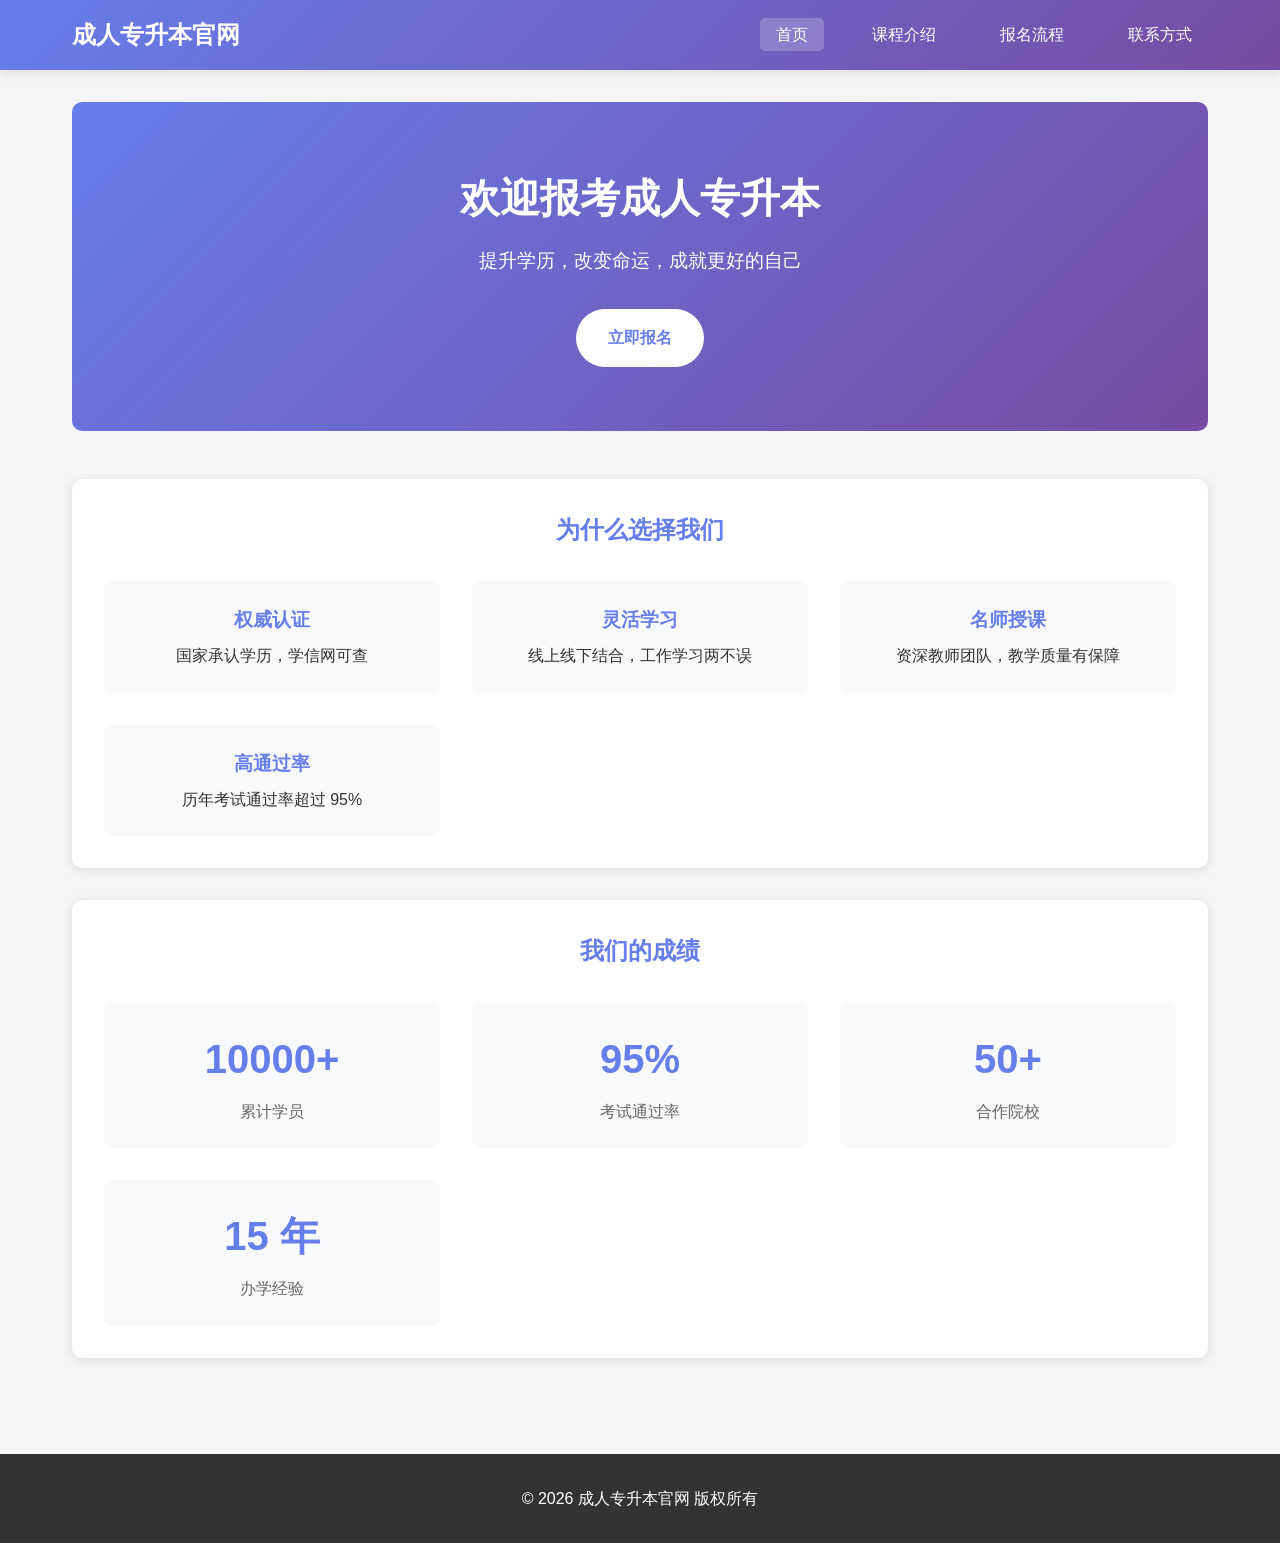
<file: index.html>
<!DOCTYPE html>
<html lang="zh-CN">
<head>
    <meta charset="UTF-8">
    <meta name="viewport" content="width=device-width, initial-scale=1.0">
    <title>成人专升本官网 - 提升学历，成就未来</title>
    <link rel="stylesheet" href="styles.css">
</head>
<body>
    <header>
        <nav>
            <div class="logo">成人专升本官网</div>
            <ul class="nav-links">
                <li><a href="index.html" class="active">首页</a></li>
                <li><a href="courses.html">课程介绍</a></li>
                <li><a href="registration.html">报名流程</a></li>
                <li><a href="contact.html">联系方式</a></li>
            </ul>
        </nav>
    </header>

    <main>
        <section class="hero">
            <h1>欢迎报考成人专升本</h1>
            <p>提升学历，改变命运，成就更好的自己</p>
            <a href="registration.html" class="cta-button">立即报名</a>
        </section>

        <section class="features">
            <h2>为什么选择我们</h2>
            <div class="feature-grid">
                <div class="feature-card">
                    <h3>权威认证</h3>
                    <p>国家承认学历，学信网可查</p>
                </div>
                <div class="feature-card">
                    <h3>灵活学习</h3>
                    <p>线上线下结合，工作学习两不误</p>
                </div>
                <div class="feature-card">
                    <h3>名师授课</h3>
                    <p>资深教师团队，教学质量有保障</p>
                </div>
                <div class="feature-card">
                    <h3>高通过率</h3>
                    <p>历年考试通过率超过 95%</p>
                </div>
            </div>
        </section>

        <section class="stats">
            <h2>我们的成绩</h2>
            <div class="stats-grid">
                <div class="stat-item">
                    <span class="stat-number">10000+</span>
                    <span class="stat-label">累计学员</span>
                </div>
                <div class="stat-item">
                    <span class="stat-number">95%</span>
                    <span class="stat-label">考试通过率</span>
                </div>
                <div class="stat-item">
                    <span class="stat-number">50+</span>
                    <span class="stat-label">合作院校</span>
                </div>
                <div class="stat-item">
                    <span class="stat-number">15 年</span>
                    <span class="stat-label">办学经验</span>
                </div>
            </div>
        </section>
    </main>

    <footer>
        <p>&copy; 2026 成人专升本官网 版权所有</p>
    </footer>
</body>
</html>
</file>
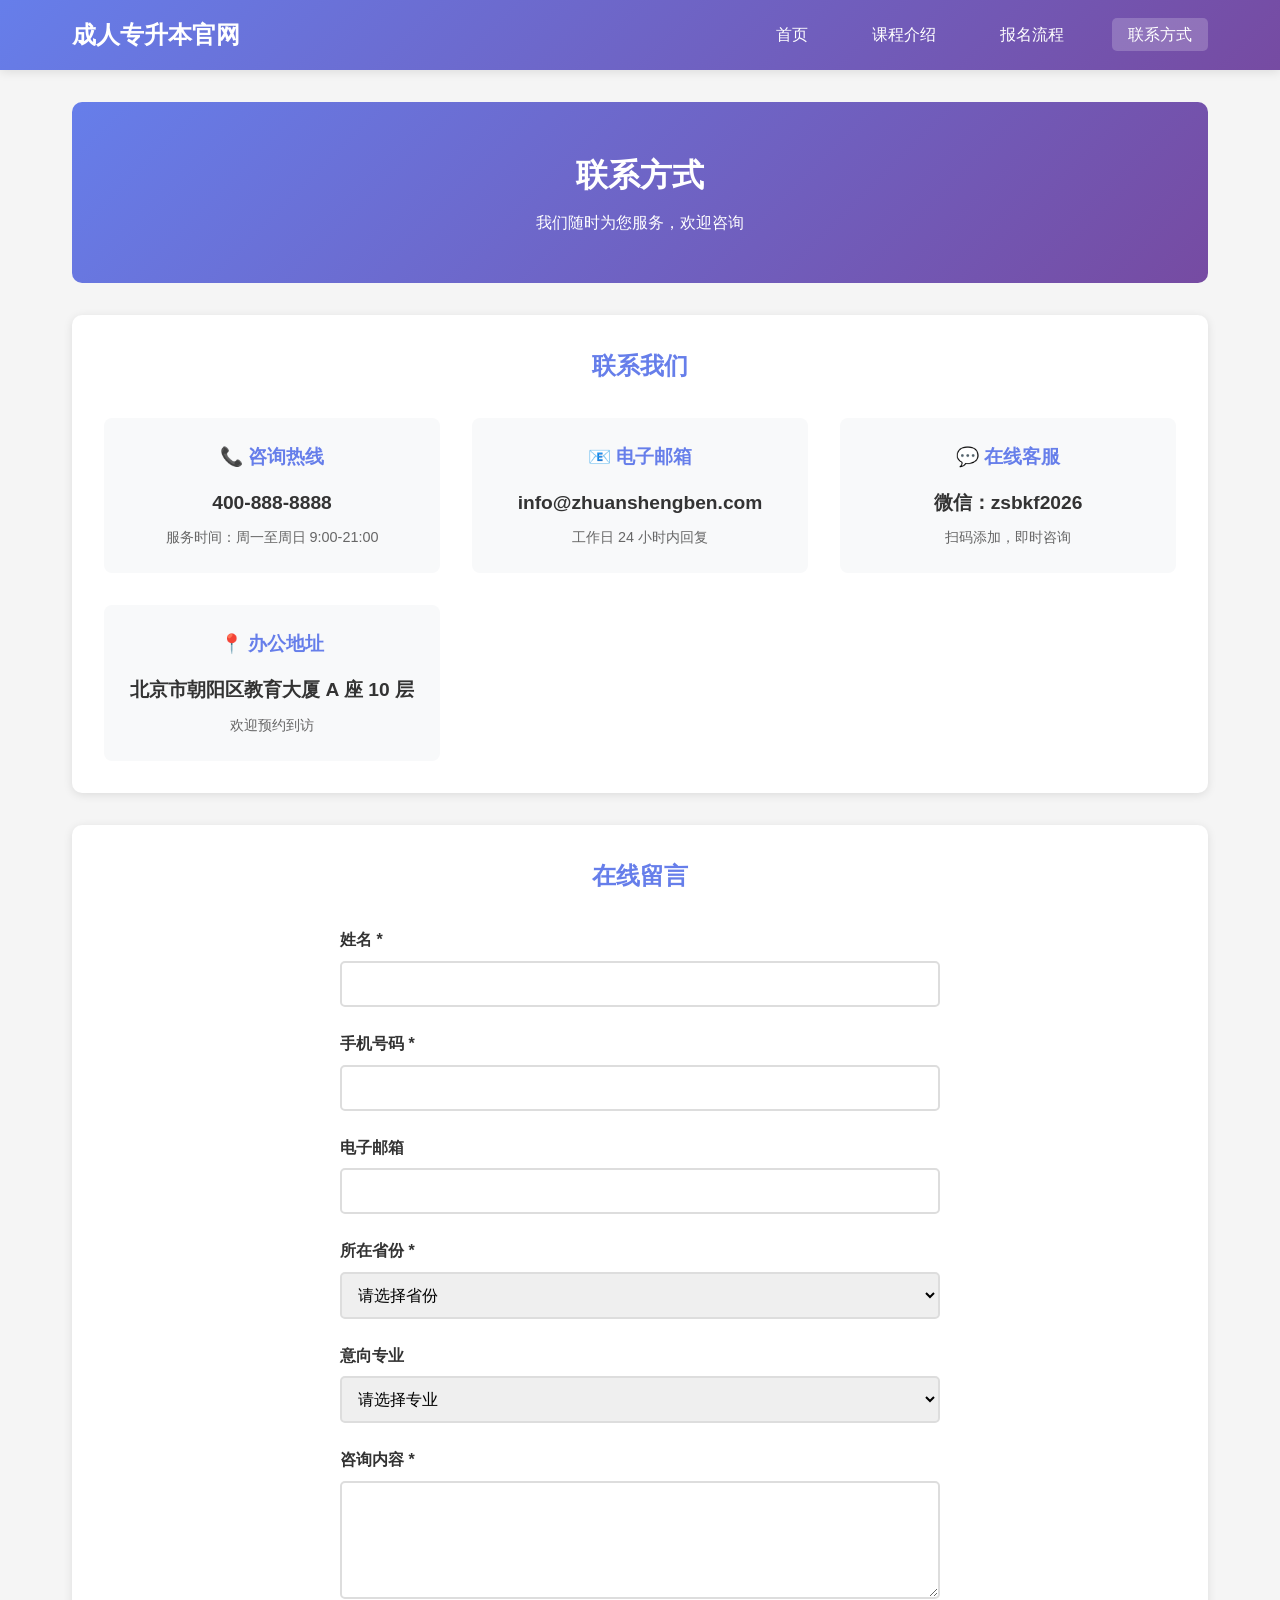
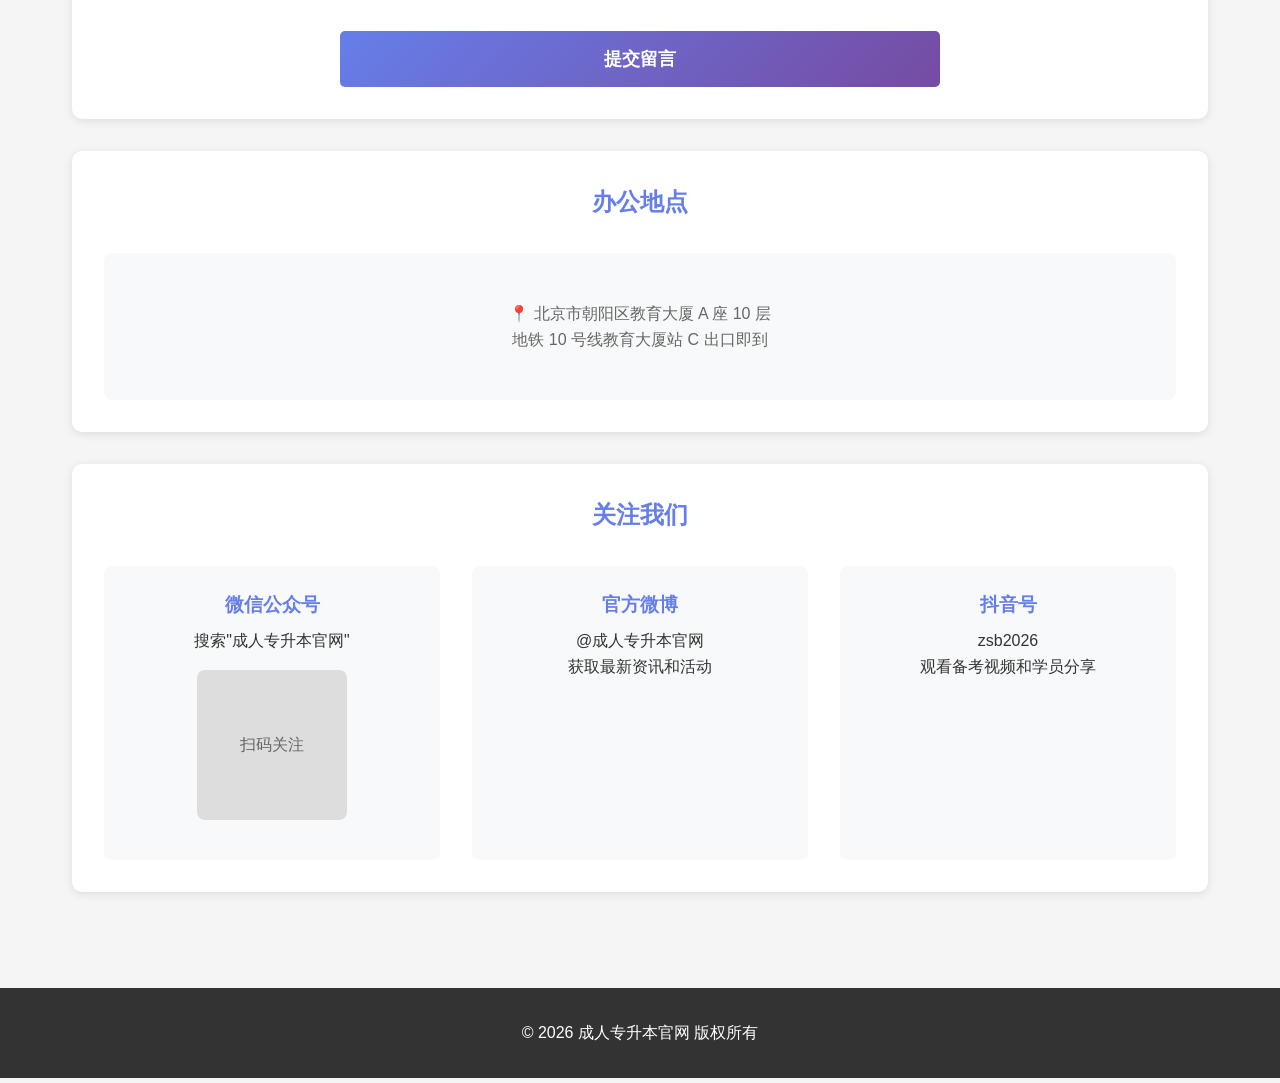
<file: contact.html>
<!DOCTYPE html>
<html lang="zh-CN">
<head>
    <meta charset="UTF-8">
    <meta name="viewport" content="width=device-width, initial-scale=1.0">
    <title>联系方式 - 成人专升本官网</title>
    <link rel="stylesheet" href="styles.css">
</head>
<body>
    <header>
        <nav>
            <div class="logo">成人专升本官网</div>
            <ul class="nav-links">
                <li><a href="index.html">首页</a></li>
                <li><a href="courses.html">课程介绍</a></li>
                <li><a href="registration.html">报名流程</a></li>
                <li><a href="contact.html" class="active">联系方式</a></li>
            </ul>
        </nav>
    </header>

    <main>
        <section class="page-header">
            <h1>联系方式</h1>
            <p>我们随时为您服务，欢迎咨询</p>
        </section>

        <section class="contact-info">
            <h2>联系我们</h2>
            <div class="contact-grid">
                <div class="contact-card">
                    <h3>📞 咨询热线</h3>
                    <p class="contact-detail">400-888-8888</p>
                    <p class="contact-hours">服务时间：周一至周日 9:00-21:00</p>
                </div>

                <div class="contact-card">
                    <h3>📧 电子邮箱</h3>
                    <p class="contact-detail">info@zhuanshengben.com</p>
                    <p class="contact-hours">工作日 24 小时内回复</p>
                </div>

                <div class="contact-card">
                    <h3>💬 在线客服</h3>
                    <p class="contact-detail">微信：zsbkf2026</p>
                    <p class="contact-hours">扫码添加，即时咨询</p>
                </div>

                <div class="contact-card">
                    <h3>📍 办公地址</h3>
                    <p class="contact-detail">北京市朝阳区教育大厦 A 座 10 层</p>
                    <p class="contact-hours">欢迎预约到访</p>
                </div>
            </div>
        </section>

        <section class="contact-form-section">
            <h2>在线留言</h2>
            <form class="contact-form" id="contactForm">
                <div class="form-group">
                    <label for="name">姓名 *</label>
                    <input type="text" id="name" name="name" required>
                </div>

                <div class="form-group">
                    <label for="phone">手机号码 *</label>
                    <input type="tel" id="phone" name="phone" required pattern="[0-9]{11}">
                </div>

                <div class="form-group">
                    <label for="email">电子邮箱</label>
                    <input type="email" id="email" name="email">
                </div>

                <div class="form-group">
                    <label for="province">所在省份 *</label>
                    <select id="province" name="province" required>
                        <option value="">请选择省份</option>
                        <option value="beijing">北京市</option>
                        <option value="shanghai">上海市</option>
                        <option value="guangdong">广东省</option>
                        <option value="jiangsu">江苏省</option>
                        <option value="zhejiang">浙江省</option>
                        <option value="shandong">山东省</option>
                        <option value="sichuan">四川省</option>
                        <option value="hubei">湖北省</option>
                        <option value="hunan">湖南省</option>
                        <option value="other">其他</option>
                    </select>
                </div>

                <div class="form-group">
                    <label for="major">意向专业</label>
                    <select id="major" name="major">
                        <option value="">请选择专业</option>
                        <option value="business">工商管理</option>
                        <option value="accounting">会计学</option>
                        <option value="computer">计算机科学与技术</option>
                        <option value="chinese">汉语言文学</option>
                        <option value="law">法学</option>
                        <option value="education">教育学</option>
                        <option value="other">其他</option>
                    </select>
                </div>

                <div class="form-group">
                    <label for="message">咨询内容 *</label>
                    <textarea id="message" name="message" rows="5" required></textarea>
                </div>

                <button type="submit" class="submit-button">提交留言</button>
            </form>
        </section>

        <section class="map-section">
            <h2>办公地点</h2>
            <div class="map-placeholder">
                <p>📍 北京市朝阳区教育大厦 A 座 10 层</p>
                <p>地铁 10 号线教育大厦站 C 出口即到</p>
            </div>
        </section>

        <section class="social-media">
            <h2>关注我们</h2>
            <div class="social-links">
                <div class="social-item">
                    <h3>微信公众号</h3>
                    <p>搜索"成人专升本官网"</p>
                    <div class="qr-placeholder">扫码关注</div>
                </div>
                <div class="social-item">
                    <h3>官方微博</h3>
                    <p>@成人专升本官网</p>
                    <p>获取最新资讯和活动</p>
                </div>
                <div class="social-item">
                    <h3>抖音号</h3>
                    <p>zsb2026</p>
                    <p>观看备考视频和学员分享</p>
                </div>
            </div>
        </section>
    </main>

    <footer>
        <p>&copy; 2026 成人专升本官网 版权所有</p>
    </footer>

    <script>
        document.getElementById('contactForm').addEventListener('submit', function(e) {
            e.preventDefault();
            alert('感谢您的留言！我们的招生老师会在 1 个工作日内与您联系。');
            this.reset();
        });
    </script>
</body>
</html>
</file>
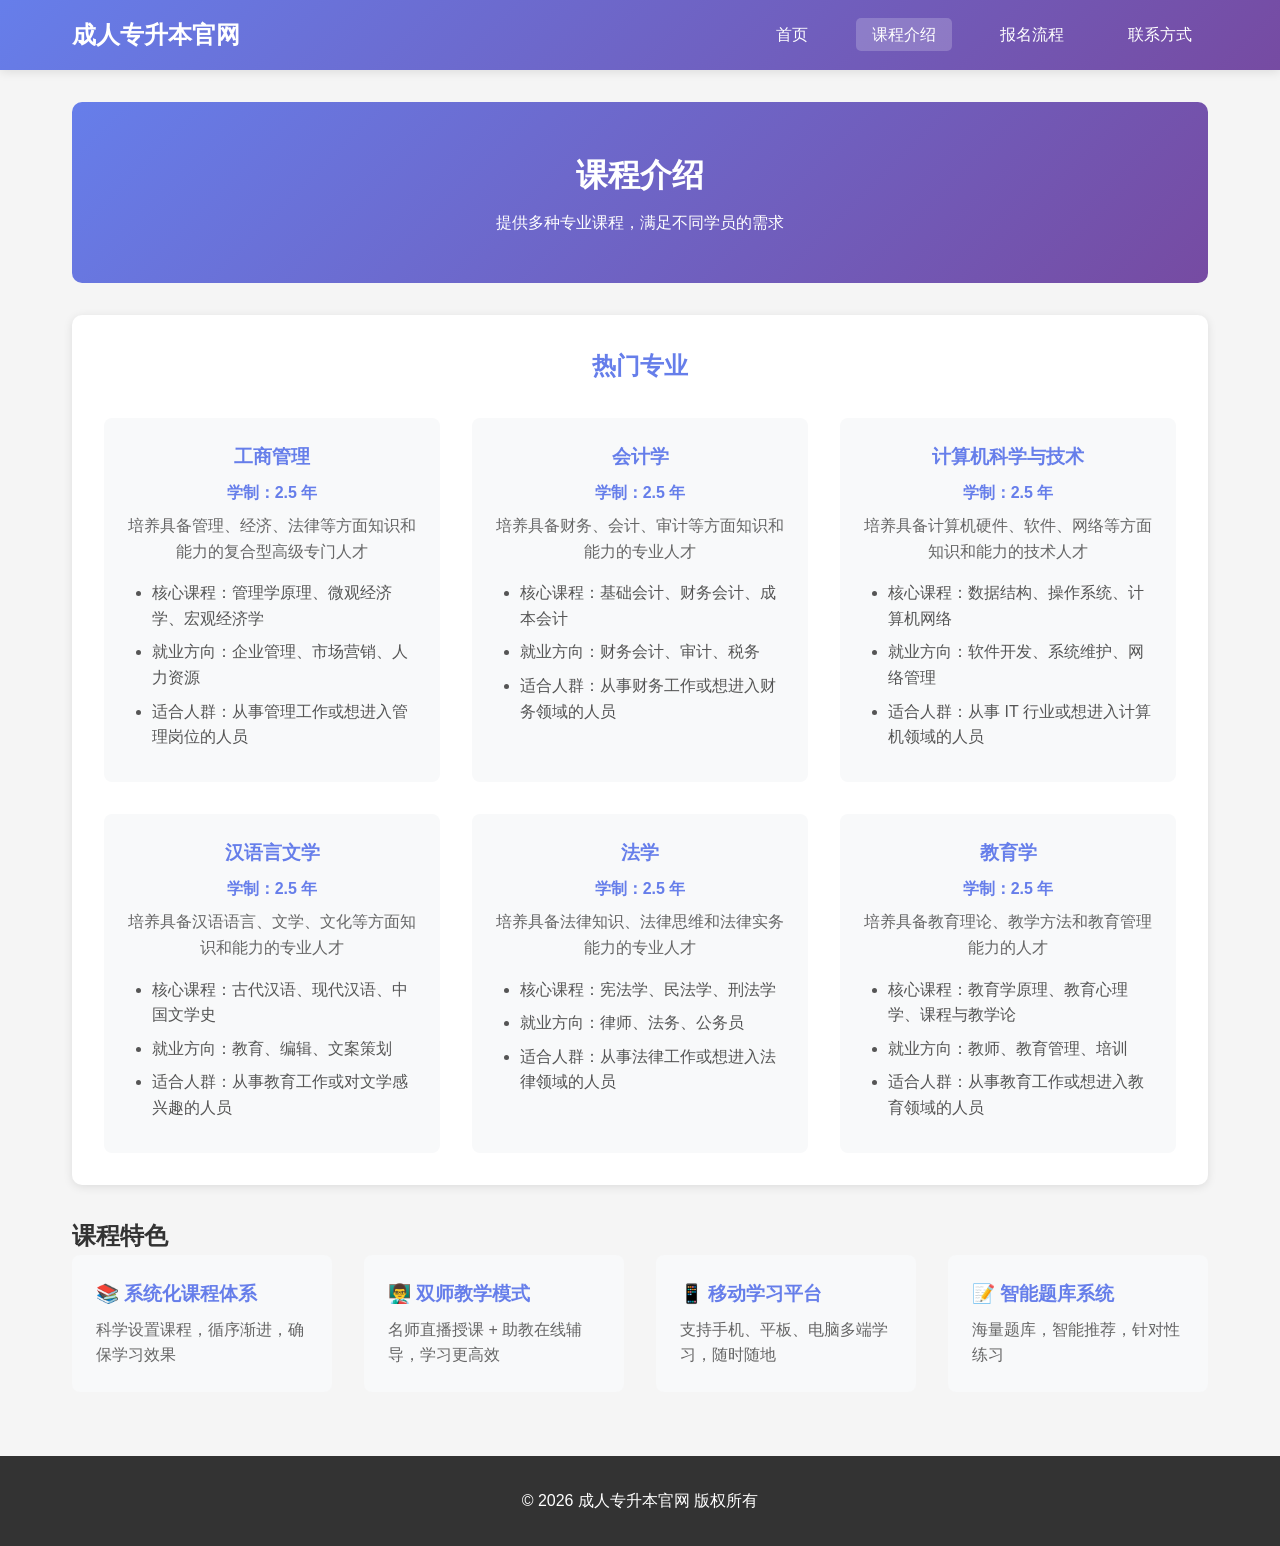
<file: courses.html>
<!DOCTYPE html>
<html lang="zh-CN">
<head>
    <meta charset="UTF-8">
    <meta name="viewport" content="width=device-width, initial-scale=1.0">
    <title>课程介绍 - 成人专升本官网</title>
    <link rel="stylesheet" href="styles.css">
</head>
<body>
    <header>
        <nav>
            <div class="logo">成人专升本官网</div>
            <ul class="nav-links">
                <li><a href="index.html">首页</a></li>
                <li><a href="courses.html" class="active">课程介绍</a></li>
                <li><a href="registration.html">报名流程</a></li>
                <li><a href="contact.html">联系方式</a></li>
            </ul>
        </nav>
    </header>

    <main>
        <section class="page-header">
            <h1>课程介绍</h1>
            <p>提供多种专业课程，满足不同学员的需求</p>
        </section>

        <section class="courses">
            <h2>热门专业</h2>
            <div class="course-grid">
                <div class="course-card">
                    <h3>工商管理</h3>
                    <p class="course-duration">学制：2.5 年</p>
                    <p class="course-desc">培养具备管理、经济、法律等方面知识和能力的复合型高级专门人才</p>
                    <ul class="course-details">
                        <li>核心课程：管理学原理、微观经济学、宏观经济学</li>
                        <li>就业方向：企业管理、市场营销、人力资源</li>
                        <li>适合人群：从事管理工作或想进入管理岗位的人员</li>
                    </ul>
                </div>

                <div class="course-card">
                    <h3>会计学</h3>
                    <p class="course-duration">学制：2.5 年</p>
                    <p class="course-desc">培养具备财务、会计、审计等方面知识和能力的专业人才</p>
                    <ul class="course-details">
                        <li>核心课程：基础会计、财务会计、成本会计</li>
                        <li>就业方向：财务会计、审计、税务</li>
                        <li>适合人群：从事财务工作或想进入财务领域的人员</li>
                    </ul>
                </div>

                <div class="course-card">
                    <h3>计算机科学与技术</h3>
                    <p class="course-duration">学制：2.5 年</p>
                    <p class="course-desc">培养具备计算机硬件、软件、网络等方面知识和能力的技术人才</p>
                    <ul class="course-details">
                        <li>核心课程：数据结构、操作系统、计算机网络</li>
                        <li>就业方向：软件开发、系统维护、网络管理</li>
                        <li>适合人群：从事 IT 行业或想进入计算机领域的人员</li>
                    </ul>
                </div>

                <div class="course-card">
                    <h3>汉语言文学</h3>
                    <p class="course-duration">学制：2.5 年</p>
                    <p class="course-desc">培养具备汉语语言、文学、文化等方面知识和能力的专业人才</p>
                    <ul class="course-details">
                        <li>核心课程：古代汉语、现代汉语、中国文学史</li>
                        <li>就业方向：教育、编辑、文案策划</li>
                        <li>适合人群：从事教育工作或对文学感兴趣的人员</li>
                    </ul>
                </div>

                <div class="course-card">
                    <h3>法学</h3>
                    <p class="course-duration">学制：2.5 年</p>
                    <p class="course-desc">培养具备法律知识、法律思维和法律实务能力的专业人才</p>
                    <ul class="course-details">
                        <li>核心课程：宪法学、民法学、刑法学</li>
                        <li>就业方向：律师、法务、公务员</li>
                        <li>适合人群：从事法律工作或想进入法律领域的人员</li>
                    </ul>
                </div>

                <div class="course-card">
                    <h3>教育学</h3>
                    <p class="course-duration">学制：2.5 年</p>
                    <p class="course-desc">培养具备教育理论、教学方法和教育管理能力的人才</p>
                    <ul class="course-details">
                        <li>核心课程：教育学原理、教育心理学、课程与教学论</li>
                        <li>就业方向：教师、教育管理、培训</li>
                        <li>适合人群：从事教育工作或想进入教育领域的人员</li>
                    </ul>
                </div>
            </div>
        </section>

        <section class="course-features">
            <h2>课程特色</h2>
            <div class="feature-list">
                <div class="feature-item">
                    <h3>📚 系统化课程体系</h3>
                    <p>科学设置课程，循序渐进，确保学习效果</p>
                </div>
                <div class="feature-item">
                    <h3>👨‍🏫 双师教学模式</h3>
                    <p>名师直播授课 + 助教在线辅导，学习更高效</p>
                </div>
                <div class="feature-item">
                    <h3>📱 移动学习平台</h3>
                    <p>支持手机、平板、电脑多端学习，随时随地</p>
                </div>
                <div class="feature-item">
                    <h3>📝 智能题库系统</h3>
                    <p>海量题库，智能推荐，针对性练习</p>
                </div>
            </div>
        </section>
    </main>

    <footer>
        <p>&copy; 2026 成人专升本官网 版权所有</p>
    </footer>
</body>
</html>
</file>
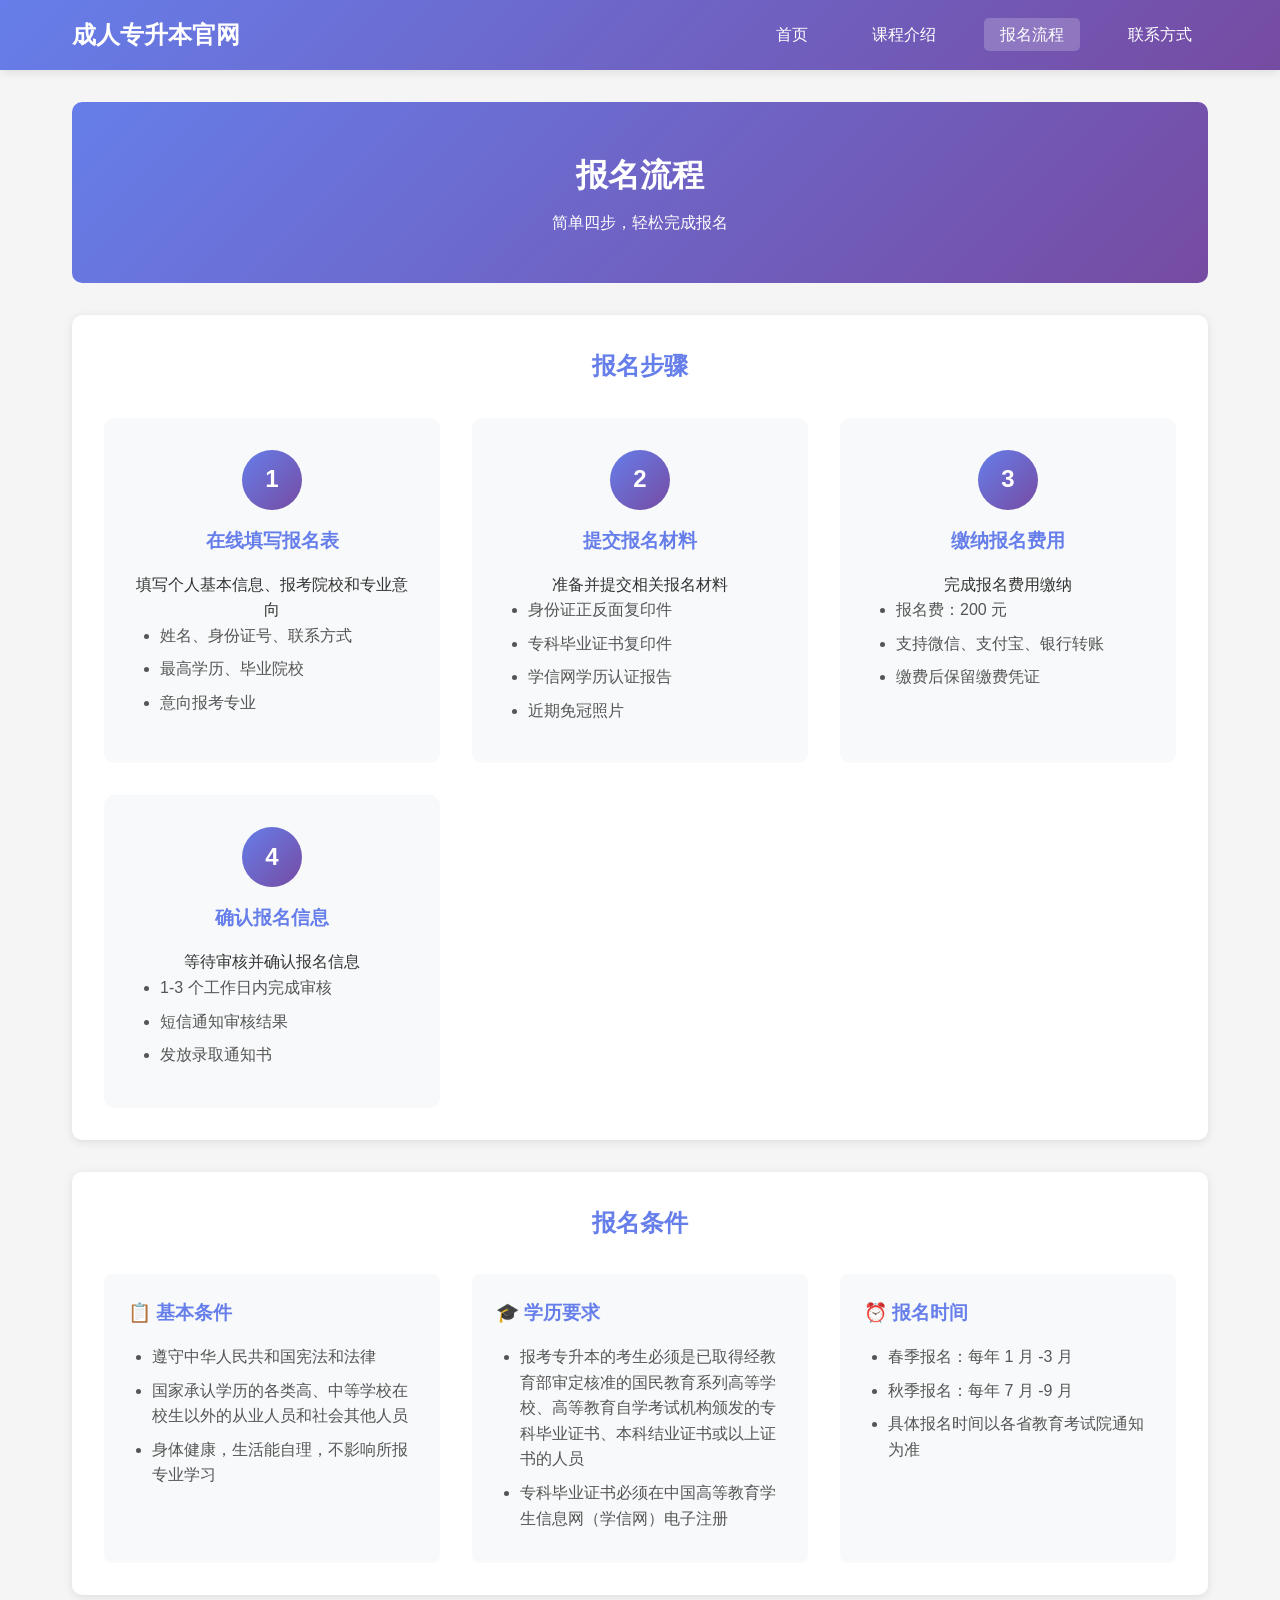
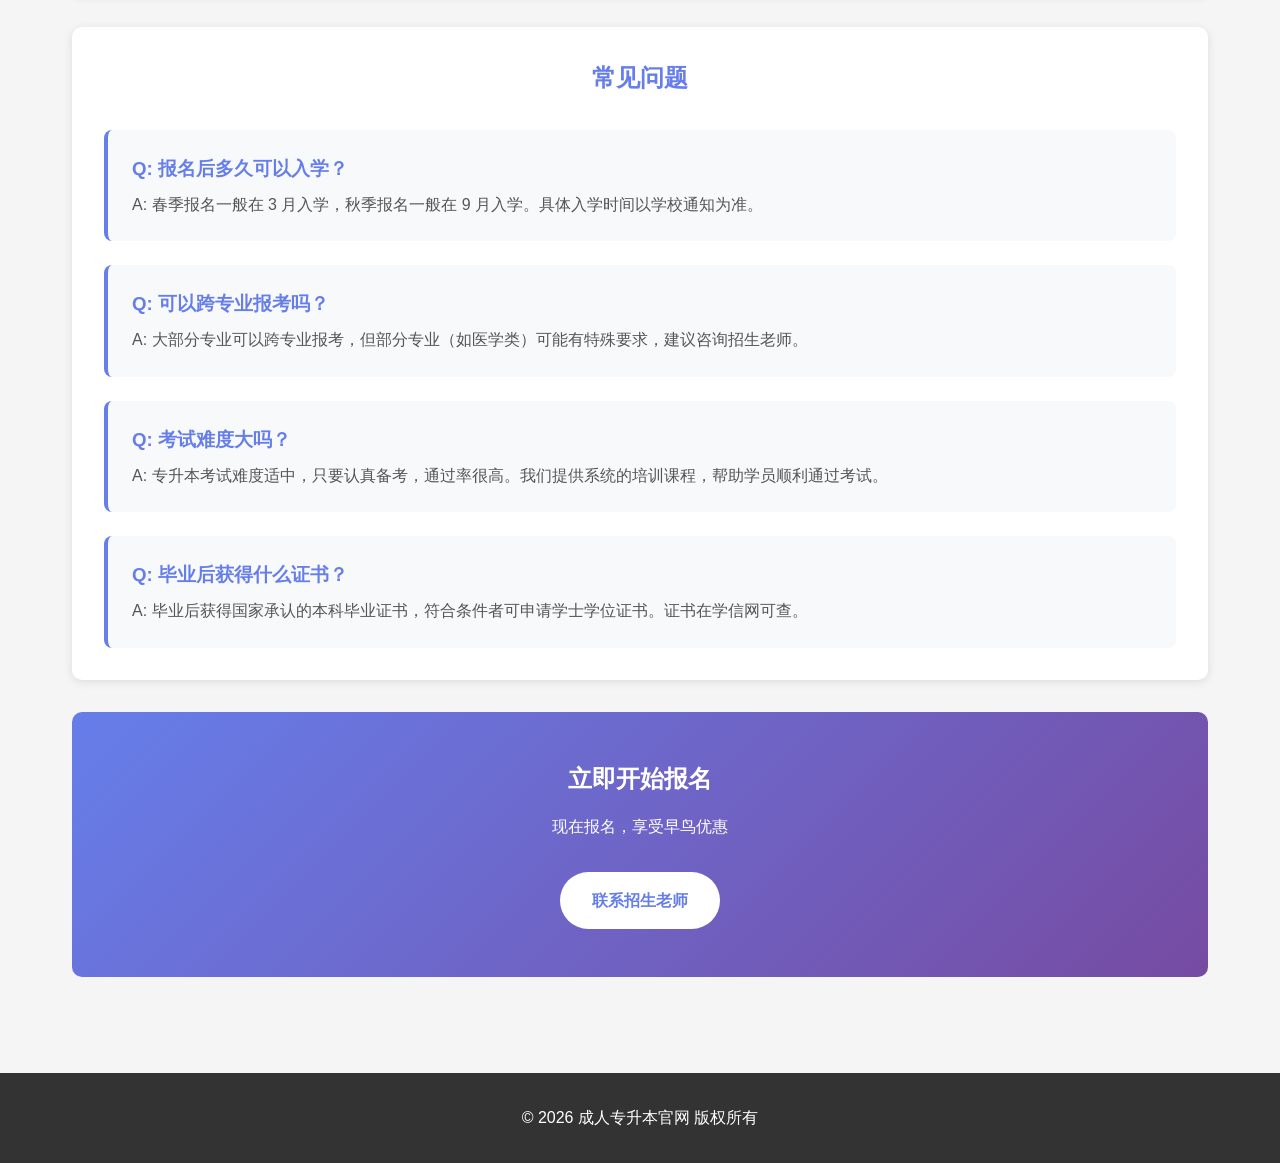
<file: registration.html>
<!DOCTYPE html>
<html lang="zh-CN">
<head>
    <meta charset="UTF-8">
    <meta name="viewport" content="width=device-width, initial-scale=1.0">
    <title>报名流程 - 成人专升本官网</title>
    <link rel="stylesheet" href="styles.css">
</head>
<body>
    <header>
        <nav>
            <div class="logo">成人专升本官网</div>
            <ul class="nav-links">
                <li><a href="index.html">首页</a></li>
                <li><a href="courses.html">课程介绍</a></li>
                <li><a href="registration.html" class="active">报名流程</a></li>
                <li><a href="contact.html">联系方式</a></li>
            </ul>
        </nav>
    </header>

    <main>
        <section class="page-header">
            <h1>报名流程</h1>
            <p>简单四步，轻松完成报名</p>
        </section>

        <section class="registration-steps">
            <h2>报名步骤</h2>
            <div class="steps-container">
                <div class="step">
                    <div class="step-number">1</div>
                    <h3>在线填写报名表</h3>
                    <p>填写个人基本信息、报考院校和专业意向</p>
                    <ul>
                        <li>姓名、身份证号、联系方式</li>
                        <li>最高学历、毕业院校</li>
                        <li>意向报考专业</li>
                    </ul>
                </div>

                <div class="step">
                    <div class="step-number">2</div>
                    <h3>提交报名材料</h3>
                    <p>准备并提交相关报名材料</p>
                    <ul>
                        <li>身份证正反面复印件</li>
                        <li>专科毕业证书复印件</li>
                        <li>学信网学历认证报告</li>
                        <li>近期免冠照片</li>
                    </ul>
                </div>

                <div class="step">
                    <div class="step-number">3</div>
                    <h3>缴纳报名费用</h3>
                    <p>完成报名费用缴纳</p>
                    <ul>
                        <li>报名费：200 元</li>
                        <li>支持微信、支付宝、银行转账</li>
                        <li>缴费后保留缴费凭证</li>
                    </ul>
                </div>

                <div class="step">
                    <div class="step-number">4</div>
                    <h3>确认报名信息</h3>
                    <p>等待审核并确认报名信息</p>
                    <ul>
                        <li>1-3 个工作日内完成审核</li>
                        <li>短信通知审核结果</li>
                        <li>发放录取通知书</li>
                    </ul>
                </div>
            </div>
        </section>

        <section class="requirements">
            <h2>报名条件</h2>
            <div class="requirements-content">
                <div class="requirement-item">
                    <h3>📋 基本条件</h3>
                    <ul>
                        <li>遵守中华人民共和国宪法和法律</li>
                        <li>国家承认学历的各类高、中等学校在校生以外的从业人员和社会其他人员</li>
                        <li>身体健康，生活能自理，不影响所报专业学习</li>
                    </ul>
                </div>

                <div class="requirement-item">
                    <h3>🎓 学历要求</h3>
                    <ul>
                        <li>报考专升本的考生必须是已取得经教育部审定核准的国民教育系列高等学校、高等教育自学考试机构颁发的专科毕业证书、本科结业证书或以上证书的人员</li>
                        <li>专科毕业证书必须在中国高等教育学生信息网（学信网）电子注册</li>
                    </ul>
                </div>

                <div class="requirement-item">
                    <h3>⏰ 报名时间</h3>
                    <ul>
                        <li>春季报名：每年 1 月 -3 月</li>
                        <li>秋季报名：每年 7 月 -9 月</li>
                        <li>具体报名时间以各省教育考试院通知为准</li>
                    </ul>
                </div>
            </div>
        </section>

        <section class="faq">
            <h2>常见问题</h2>
            <div class="faq-list">
                <div class="faq-item">
                    <h3>Q: 报名后多久可以入学？</h3>
                    <p>A: 春季报名一般在 3 月入学，秋季报名一般在 9 月入学。具体入学时间以学校通知为准。</p>
                </div>
                <div class="faq-item">
                    <h3>Q: 可以跨专业报考吗？</h3>
                    <p>A: 大部分专业可以跨专业报考，但部分专业（如医学类）可能有特殊要求，建议咨询招生老师。</p>
                </div>
                <div class="faq-item">
                    <h3>Q: 考试难度大吗？</h3>
                    <p>A: 专升本考试难度适中，只要认真备考，通过率很高。我们提供系统的培训课程，帮助学员顺利通过考试。</p>
                </div>
                <div class="faq-item">
                    <h3>Q: 毕业后获得什么证书？</h3>
                    <p>A: 毕业后获得国家承认的本科毕业证书，符合条件者可申请学士学位证书。证书在学信网可查。</p>
                </div>
            </div>
        </section>

        <section class="cta-section">
            <h2>立即开始报名</h2>
            <p>现在报名，享受早鸟优惠</p>
            <a href="contact.html" class="cta-button">联系招生老师</a>
        </section>
    </main>

    <footer>
        <p>&copy; 2026 成人专升本官网 版权所有</p>
    </footer>
</body>
</html>
</file>
<file: styles.css>
* {
    margin: 0;
    padding: 0;
    box-sizing: border-box;
}

body {
    font-family: 'Microsoft YaHei', 'PingFang SC', 'Helvetica Neue', Arial, sans-serif;
    line-height: 1.6;
    color: #333;
    background-color: #f5f5f5;
}

/* Header & Navigation */
header {
    background: linear-gradient(135deg, #667eea 0%, #764ba2 100%);
    box-shadow: 0 2px 10px rgba(0,0,0,0.1);
    position: sticky;
    top: 0;
    z-index: 1000;
}

nav {
    max-width: 1200px;
    margin: 0 auto;
    padding: 1rem 2rem;
    display: flex;
    justify-content: space-between;
    align-items: center;
}

.logo {
    font-size: 1.5rem;
    font-weight: bold;
    color: white;
}

.nav-links {
    list-style: none;
    display: flex;
    gap: 2rem;
}

.nav-links a {
    color: white;
    text-decoration: none;
    padding: 0.5rem 1rem;
    border-radius: 5px;
    transition: background-color 0.3s;
}

.nav-links a:hover,
.nav-links a.active {
    background-color: rgba(255,255,255,0.2);
}

/* Main Content */
main {
    max-width: 1200px;
    margin: 0 auto;
    padding: 2rem;
    min-height: calc(100vh - 200px);
}

/* Hero Section */
.hero {
    background: linear-gradient(135deg, #667eea 0%, #764ba2 100%);
    color: white;
    text-align: center;
    padding: 4rem 2rem;
    border-radius: 10px;
    margin-bottom: 3rem;
}

.hero h1 {
    font-size: 2.5rem;
    margin-bottom: 1rem;
}

.hero p {
    font-size: 1.2rem;
    margin-bottom: 2rem;
}

.cta-button {
    display: inline-block;
    background-color: white;
    color: #667eea;
    padding: 1rem 2rem;
    border-radius: 30px;
    text-decoration: none;
    font-weight: bold;
    transition: transform 0.3s, box-shadow 0.3s;
}

.cta-button:hover {
    transform: translateY(-2px);
    box-shadow: 0 5px 15px rgba(0,0,0,0.2);
}

/* Features Section */
.features, .stats, .courses, .registration-steps, .requirements, .faq, .contact-info, .contact-form-section, .map-section, .social-media {
    background: white;
    padding: 2rem;
    border-radius: 10px;
    margin-bottom: 2rem;
    box-shadow: 0 2px 10px rgba(0,0,0,0.1);
}

.features h2, .stats h2, .courses h2, .registration-steps h2, .requirements h2, .faq h2, .contact-info h2, .contact-form-section h2, .map-section h2, .social-media h2 {
    text-align: center;
    margin-bottom: 2rem;
    color: #667eea;
}

.feature-grid, .stats-grid, .course-grid {
    display: grid;
    grid-template-columns: repeat(auto-fit, minmax(250px, 1fr));
    gap: 2rem;
}

.feature-card, .stat-item, .course-card {
    background: #f8f9fa;
    padding: 1.5rem;
    border-radius: 8px;
    text-align: center;
    transition: transform 0.3s, box-shadow 0.3s;
}

.feature-card:hover, .course-card:hover {
    transform: translateY(-5px);
    box-shadow: 0 5px 15px rgba(0,0,0,0.1);
}

.feature-card h3, .course-card h3 {
    color: #667eea;
    margin-bottom: 0.5rem;
}

.stat-number {
    display: block;
    font-size: 2.5rem;
    font-weight: bold;
    color: #667eea;
    margin-bottom: 0.5rem;
}

.stat-label {
    color: #666;
}

.course-duration {
    color: #667eea;
    font-weight: bold;
    margin: 0.5rem 0;
}

.course-desc {
    color: #666;
    margin-bottom: 1rem;
}

.course-details {
    text-align: left;
    list-style: disc;
    padding-left: 1.5rem;
    color: #555;
}

.course-details li {
    margin-bottom: 0.5rem;
}

/* Page Header */
.page-header {
    background: linear-gradient(135deg, #667eea 0%, #764ba2 100%);
    color: white;
    text-align: center;
    padding: 3rem 2rem;
    border-radius: 10px;
    margin-bottom: 2rem;
}

.page-header h1 {
    font-size: 2rem;
    margin-bottom: 0.5rem;
}

/* Registration Steps */
.steps-container {
    display: grid;
    grid-template-columns: repeat(auto-fit, minmax(250px, 1fr));
    gap: 2rem;
}

.step {
    background: #f8f9fa;
    padding: 2rem;
    border-radius: 10px;
    text-align: center;
    position: relative;
}

.step-number {
    width: 60px;
    height: 60px;
    background: linear-gradient(135deg, #667eea 0%, #764ba2 100%);
    color: white;
    border-radius: 50%;
    display: flex;
    align-items: center;
    justify-content: center;
    font-size: 1.5rem;
    font-weight: bold;
    margin: 0 auto 1rem;
}

.step h3 {
    color: #667eea;
    margin-bottom: 1rem;
}

.step ul {
    text-align: left;
    list-style: disc;
    padding-left: 1.5rem;
    color: #555;
}

.step ul li {
    margin-bottom: 0.5rem;
}

/* Requirements */
.requirements-content {
    display: grid;
    grid-template-columns: repeat(auto-fit, minmax(300px, 1fr));
    gap: 2rem;
}

.requirement-item {
    background: #f8f9fa;
    padding: 1.5rem;
    border-radius: 8px;
}

.requirement-item h3 {
    color: #667eea;
    margin-bottom: 1rem;
}

.requirement-item ul {
    list-style: disc;
    padding-left: 1.5rem;
    color: #555;
}

.requirement-item ul li {
    margin-bottom: 0.5rem;
}

/* FAQ */
.faq-list {
    display: grid;
    gap: 1.5rem;
}

.faq-item {
    background: #f8f9fa;
    padding: 1.5rem;
    border-radius: 8px;
    border-left: 4px solid #667eea;
}

.faq-item h3 {
    color: #667eea;
    margin-bottom: 0.5rem;
}

.faq-item p {
    color: #555;
}

/* CTA Section */
.cta-section {
    background: linear-gradient(135deg, #667eea 0%, #764ba2 100%);
    color: white;
    text-align: center;
    padding: 3rem 2rem;
    border-radius: 10px;
    margin-bottom: 2rem;
}

.cta-section h2 {
    margin-bottom: 1rem;
}

.cta-section p {
    margin-bottom: 2rem;
}

.cta-section .cta-button {
    background-color: white;
    color: #667eea;
}

/* Contact Info */
.contact-grid {
    display: grid;
    grid-template-columns: repeat(auto-fit, minmax(250px, 1fr));
    gap: 2rem;
}

.contact-card {
    background: #f8f9fa;
    padding: 1.5rem;
    border-radius: 8px;
    text-align: center;
}

.contact-card h3 {
    color: #667eea;
    margin-bottom: 1rem;
}

.contact-detail {
    font-size: 1.2rem;
    font-weight: bold;
    color: #333;
    margin-bottom: 0.5rem;
}

.contact-hours {
    color: #666;
    font-size: 0.9rem;
}

/* Contact Form */
.contact-form {
    max-width: 600px;
    margin: 0 auto;
}

.form-group {
    margin-bottom: 1.5rem;
}

.form-group label {
    display: block;
    margin-bottom: 0.5rem;
    color: #333;
    font-weight: bold;
}

.form-group input,
.form-group select,
.form-group textarea {
    width: 100%;
    padding: 0.75rem;
    border: 2px solid #ddd;
    border-radius: 5px;
    font-size: 1rem;
    transition: border-color 0.3s;
}

.form-group input:focus,
.form-group select:focus,
.form-group textarea:focus {
    outline: none;
    border-color: #667eea;
}

.submit-button {
    width: 100%;
    background: linear-gradient(135deg, #667eea 0%, #764ba2 100%);
    color: white;
    padding: 1rem;
    border: none;
    border-radius: 5px;
    font-size: 1.1rem;
    font-weight: bold;
    cursor: pointer;
    transition: transform 0.3s, box-shadow 0.3s;
}

.submit-button:hover {
    transform: translateY(-2px);
    box-shadow: 0 5px 15px rgba(0,0,0,0.2);
}

/* Map Placeholder */
.map-placeholder {
    background: #f8f9fa;
    padding: 3rem;
    text-align: center;
    border-radius: 8px;
    color: #666;
}

/* Social Media */
.social-links {
    display: grid;
    grid-template-columns: repeat(auto-fit, minmax(250px, 1fr));
    gap: 2rem;
}

.social-item {
    background: #f8f9fa;
    padding: 1.5rem;
    border-radius: 8px;
    text-align: center;
}

.social-item h3 {
    color: #667eea;
    margin-bottom: 0.5rem;
}

.qr-placeholder {
    width: 150px;
    height: 150px;
    background: #ddd;
    margin: 1rem auto;
    display: flex;
    align-items: center;
    justify-content: center;
    color: #666;
    border-radius: 8px;
}

/* Feature List */
.feature-list {
    display: grid;
    grid-template-columns: repeat(auto-fit, minmax(250px, 1fr));
    gap: 2rem;
}

.feature-item {
    background: #f8f9fa;
    padding: 1.5rem;
    border-radius: 8px;
}

.feature-item h3 {
    color: #667eea;
    margin-bottom: 0.5rem;
}

.feature-item p {
    color: #666;
}

/* Footer */
footer {
    background: #333;
    color: white;
    text-align: center;
    padding: 2rem;
    margin-top: 2rem;
}

/* Responsive Design */
@media (max-width: 768px) {
    nav {
        flex-direction: column;
        gap: 1rem;
    }

    .nav-links {
        gap: 1rem;
        flex-wrap: wrap;
        justify-content: center;
    }

    .hero h1 {
        font-size: 1.8rem;
    }

    main {
        padding: 1rem;
    }

    .feature-grid, .stats-grid, .course-grid, .steps-container, .contact-grid {
        grid-template-columns: 1fr;
    }
}
</file>
